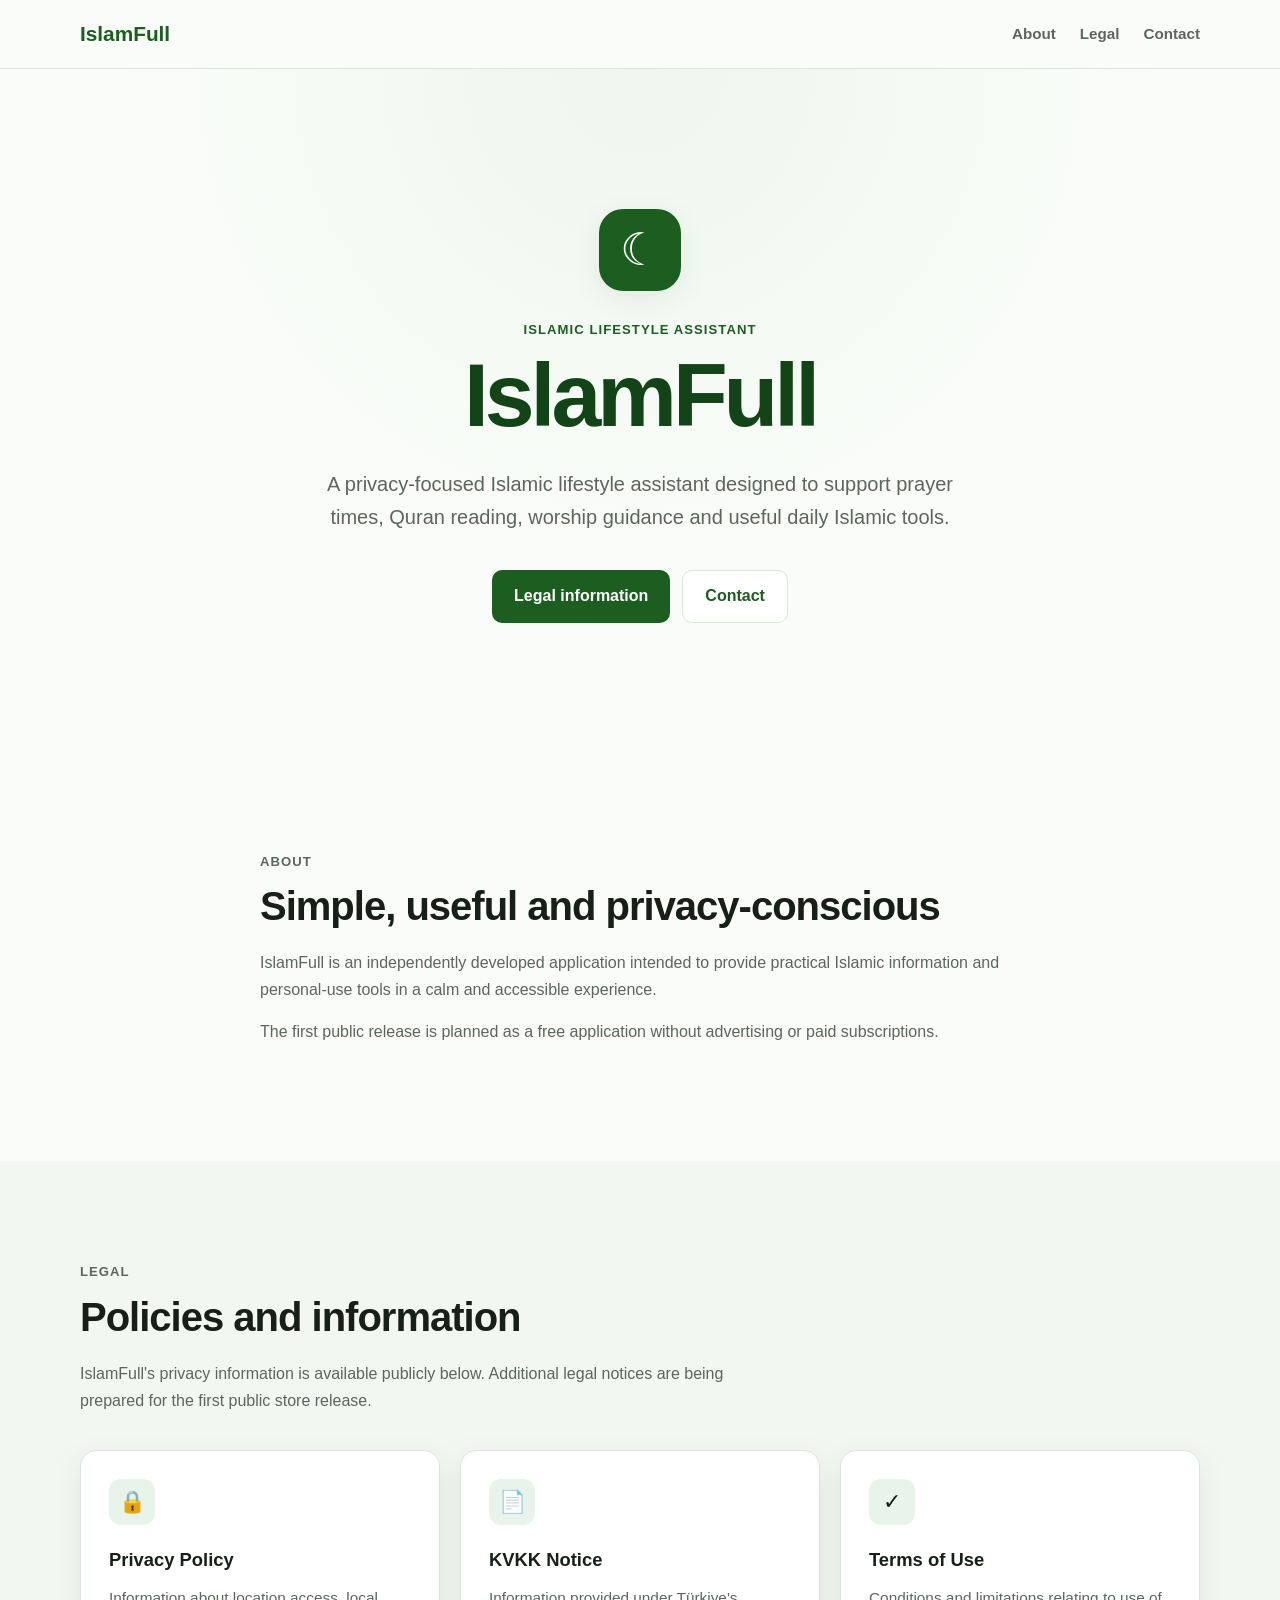
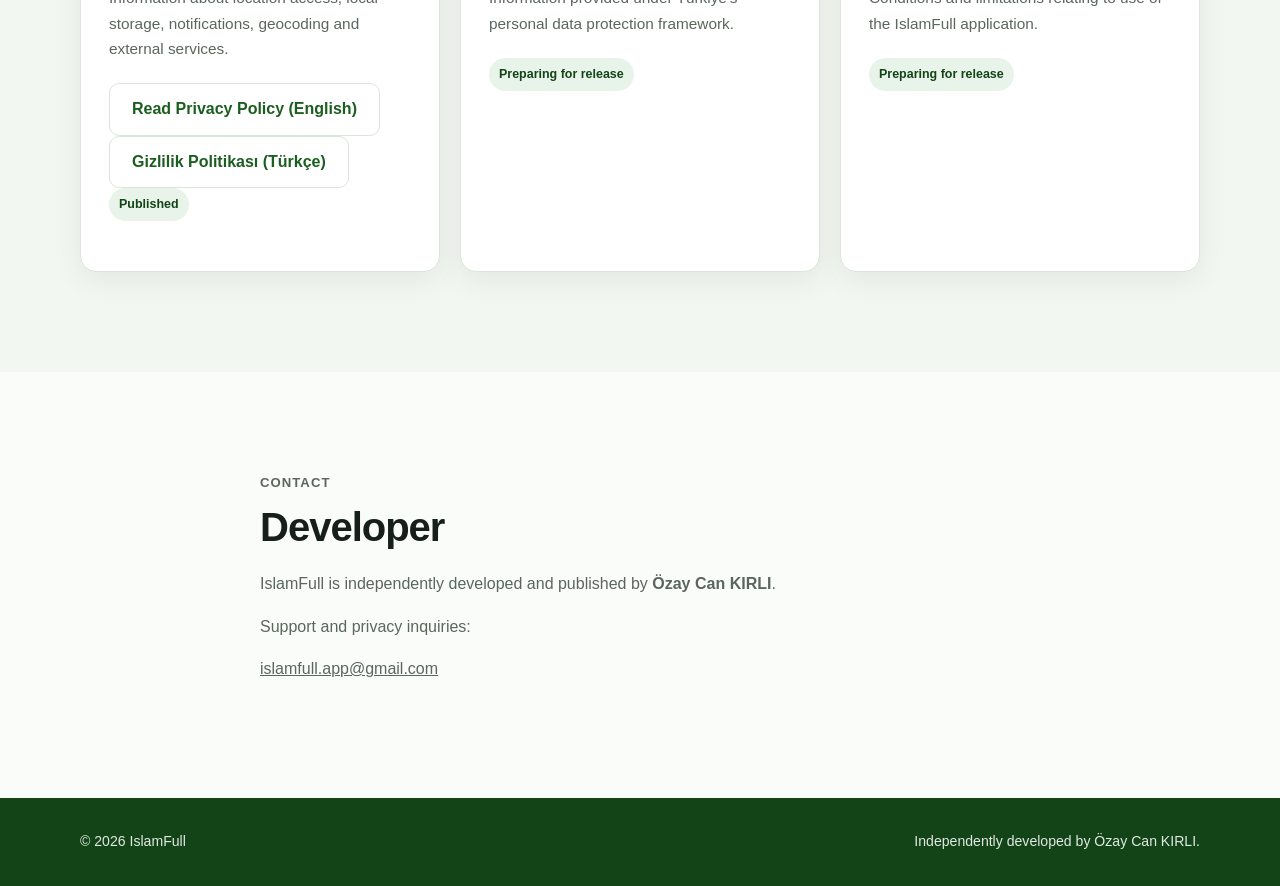
<file: docs/index.html>
<!DOCTYPE html>
<html lang="en">

<head>
    <meta charset="UTF-8">

    <meta name="viewport" content="width=device-width, initial-scale=1">

    <meta name="description"
        content="IslamFull — a privacy-focused Islamic lifestyle assistant for prayer times, Quran reading, worship guidance and daily Islamic tools.">

    <meta name="theme-color" content="#1B5E20">

    <title>IslamFull</title>

    <link rel="stylesheet" href="./styles.css">
</head>

<body>
    <header class="site-header">
        <div class="container header-inner">
            <a class="brand" href="./" aria-label="IslamFull home">
                IslamFull
            </a>

            <nav class="site-nav" aria-label="Primary navigation">
                <a href="#about">About</a>
                <a href="#legal">Legal</a>
                <a href="#contact">Contact</a>
            </nav>
        </div>
    </header>

    <main>
        <section class="hero">
            <div class="container hero-content">
                <div class="app-mark" aria-hidden="true">
                    ☾
                </div>

                <p class="eyebrow">
                    Islamic lifestyle assistant
                </p>

                <h1>
                    IslamFull
                </h1>

                <p class="hero-description">
                    A privacy-focused Islamic lifestyle assistant designed to
                    support prayer times, Quran reading, worship guidance and
                    useful daily Islamic tools.
                </p>

                <div class="hero-actions">
                    <a class="button button-primary" href="#legal">
                        Legal information
                    </a>

                    <a class="button button-secondary" href="#contact">
                        Contact
                    </a>
                </div>
            </div>
        </section>

        <section id="about" class="section">
            <div class="container narrow">
                <p class="section-label">
                    About
                </p>

                <h2>
                    Simple, useful and privacy-conscious
                </h2>

                <p>
                    IslamFull is an independently developed application
                    intended to provide practical Islamic information and
                    personal-use tools in a calm and accessible experience.
                </p>

                <p>
                    The first public release is planned as a free application
                    without advertising or paid subscriptions.
                </p>
            </div>
        </section>

        <section id="legal" class="section section-muted">
            <div class="container">
                <p class="section-label">
                    Legal
                </p>

                <h2>
                    Policies and information
                </h2>

                <p class="section-intro">
                    IslamFull's privacy information is available publicly
                    below. Additional legal notices are being prepared for the
                    first public store release.
                </p>

                <div class="card-grid">
                    <article class="legal-card">
                        <div class="card-icon" aria-hidden="true">
                            🔒
                        </div>

                        <h3>
                            Privacy Policy
                        </h3>

                        <p>
                            Information about location access, local storage,
                            notifications, geocoding and external services.
                        </p>

                        <a class="button button-secondary" href="./privacy.html">
                            Read Privacy Policy (English)
                        </a>

                        <a class="button button-secondary" href="./privacy-tr.html" lang="tr">
                            Gizlilik Politikası (Türkçe)
                        </a>

                        <p>
                            <span class="status">
                                Published
                            </span>
                        </p>
                    </article>

                    <article class="legal-card">
                        <div class="card-icon" aria-hidden="true">
                            📄
                        </div>

                        <h3>
                            KVKK Notice
                        </h3>

                        <p>
                            Information provided under Türkiye's personal data
                            protection framework.
                        </p>

                        <span class="status">
                            Preparing for release
                        </span>
                    </article>

                    <article class="legal-card">
                        <div class="card-icon" aria-hidden="true">
                            ✓
                        </div>

                        <h3>
                            Terms of Use
                        </h3>

                        <p>
                            Conditions and limitations relating to use of the
                            IslamFull application.
                        </p>

                        <span class="status">
                            Preparing for release
                        </span>
                    </article>
                </div>
            </div>
        </section>

        <section id="contact" class="section">
            <div class="container narrow">
                <p class="section-label">
                    Contact
                </p>

                <h2>
                    Developer
                </h2>

                <p>
                    IslamFull is independently developed and published by
                    <strong>Özay Can KIRLI</strong>.
                </p>

                <p>
                    Support and privacy inquiries:
                </p>

                <p>
                    <a href="mailto:islamfull.app@gmail.com">
                        islamfull.app@gmail.com
                    </a>
                </p>
            </div>
        </section>
    </main>

    <footer class="site-footer">
        <div class="container footer-inner">
            <p>
                © 2026 IslamFull
            </p>

            <p>
                Independently developed by Özay Can KIRLI.
            </p>
        </div>
    </footer>
</body>

</html>
</file>
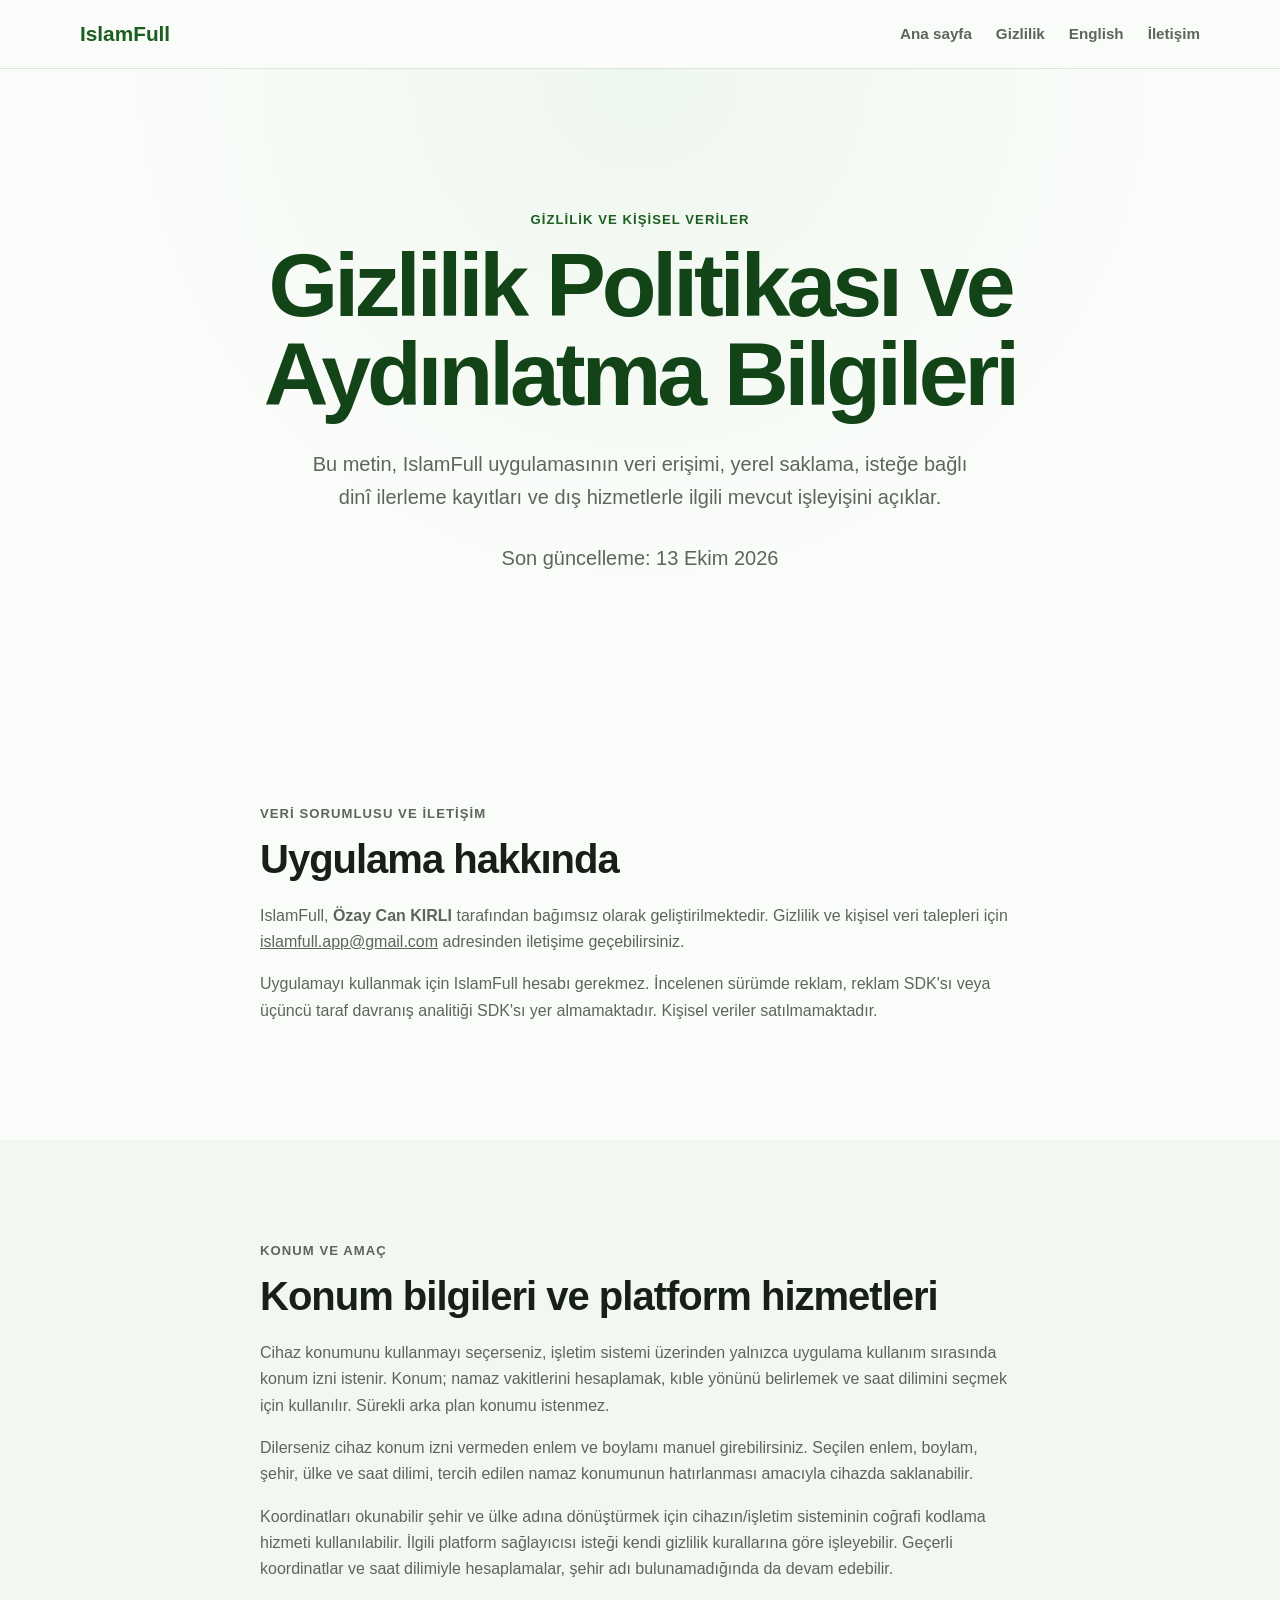
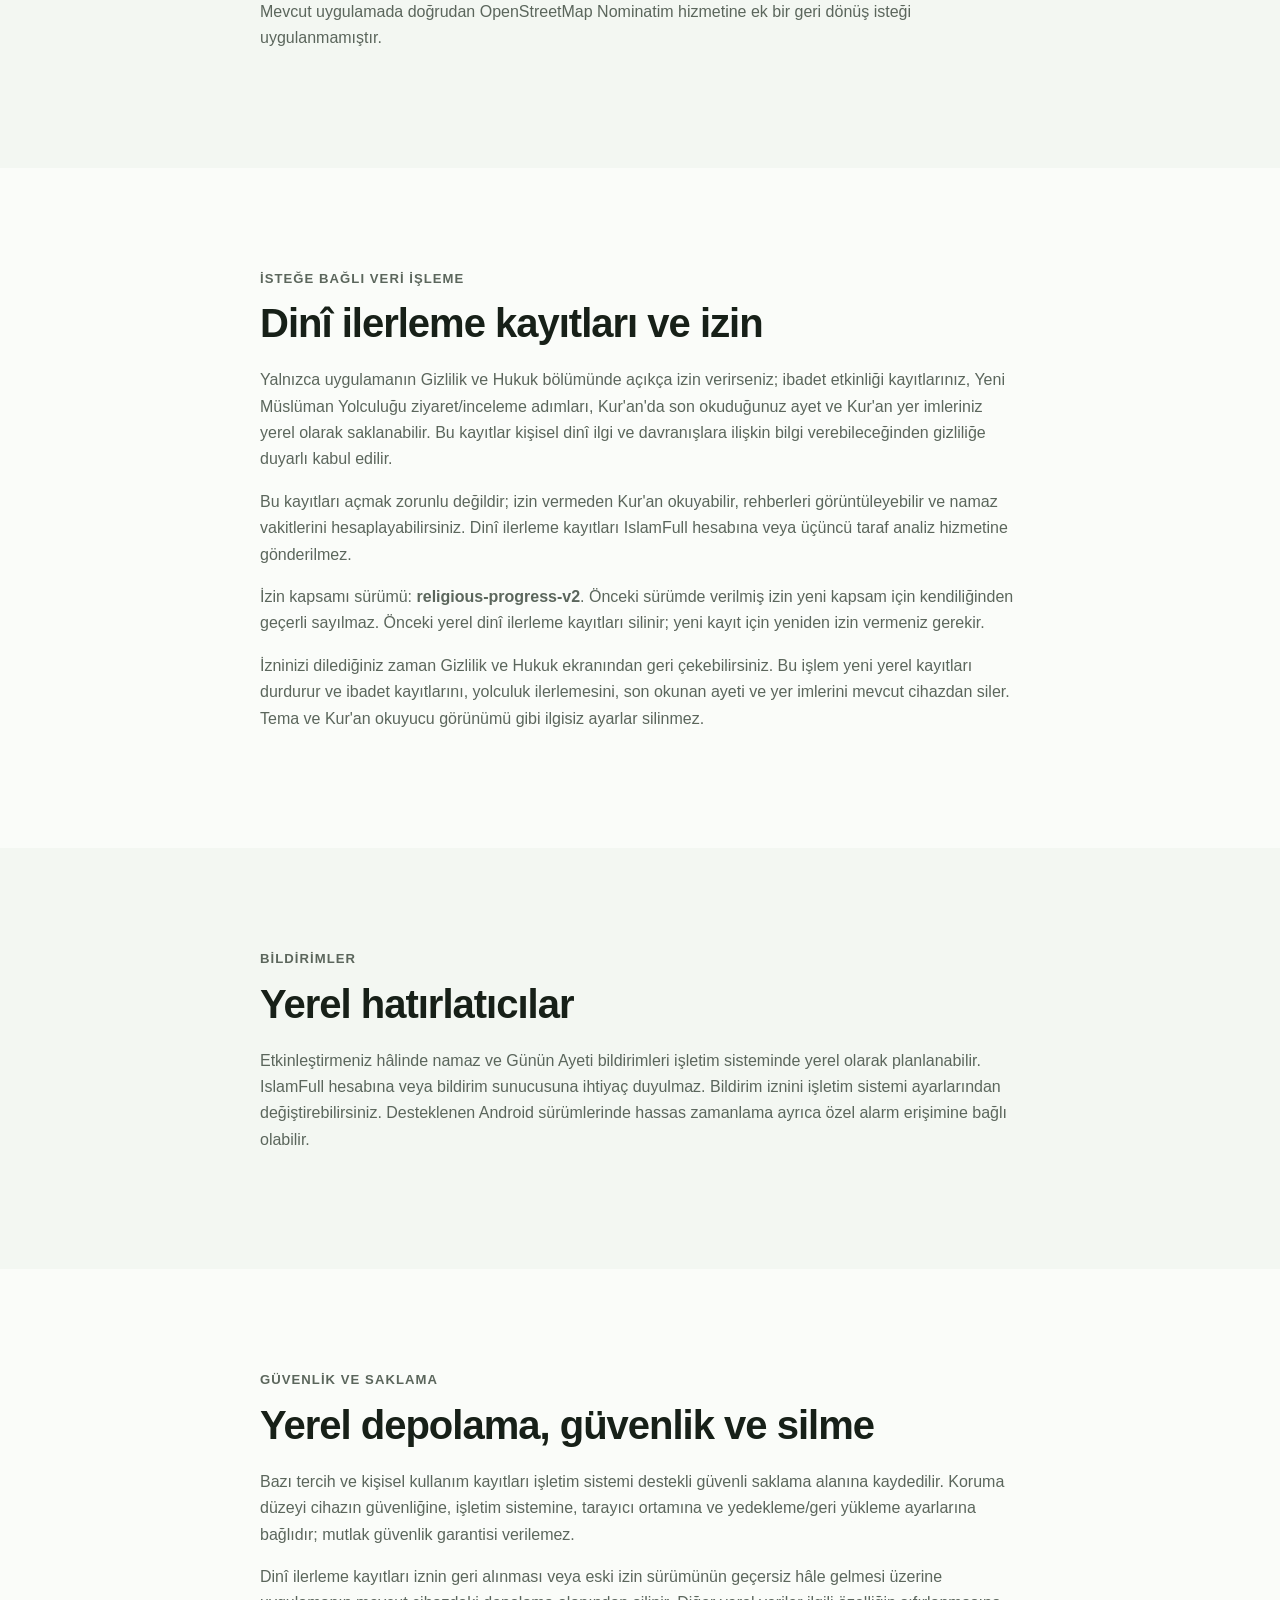
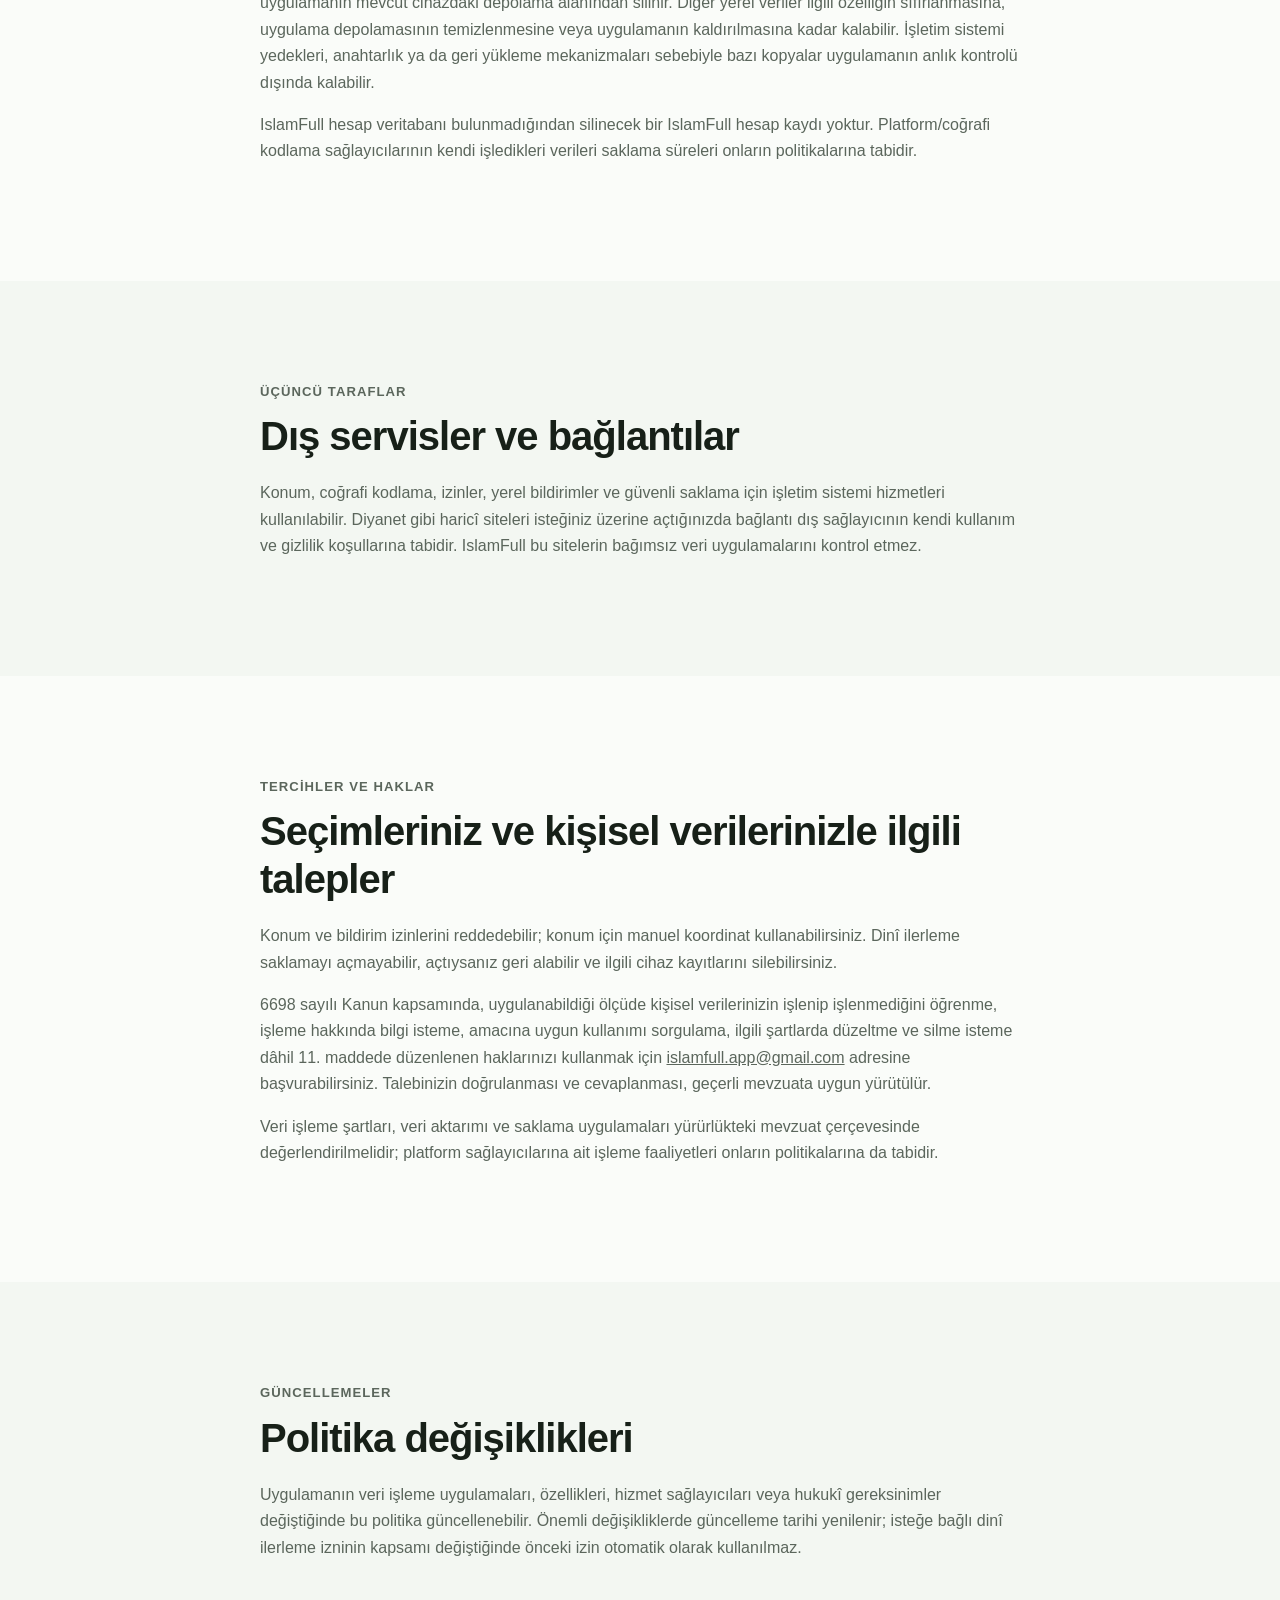
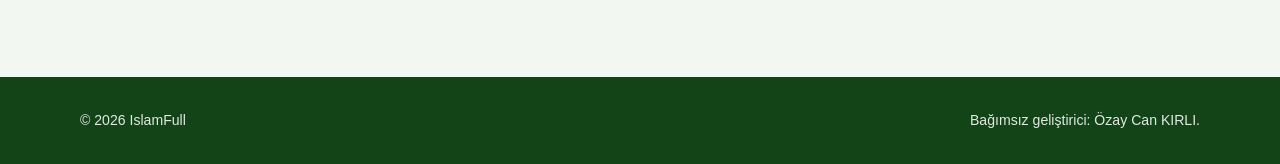
<file: docs/privacy-tr.html>
<!DOCTYPE html>
<html lang="tr">
<head>
    <meta charset="UTF-8">
    <meta name="viewport" content="width=device-width, initial-scale=1">
    <meta name="description" content="IslamFull gizlilik politikası ve kişisel verilerin işlenmesine ilişkin açıklamalar.">
    <meta name="theme-color" content="#1B5E20">
    <title>Gizlilik Politikası — IslamFull</title>
    <link rel="stylesheet" href="./styles.css">
    <link rel="alternate" hreflang="en" href="./privacy.html">
</head>
<body>
    <header class="site-header">
        <div class="container header-inner">
            <a class="brand" href="./" aria-label="IslamFull ana sayfa">IslamFull</a>
            <nav class="site-nav" aria-label="Gezinme">
                <a href="./">Ana sayfa</a>
                <a href="./privacy-tr.html" aria-current="page">Gizlilik</a>
                <a href="./privacy.html" lang="en">English</a>
                <a href="./#contact">İletişim</a>
            </nav>
        </div>
    </header>
    <main>
        <section class="hero">
            <div class="container hero-content">
                <p class="eyebrow">Gizlilik ve kişisel veriler</p>
                <h1>Gizlilik Politikası ve Aydınlatma Bilgileri</h1>
                <p class="hero-description">Bu metin, IslamFull uygulamasının veri erişimi, yerel saklama, isteğe bağlı dinî ilerleme kayıtları ve dış hizmetlerle ilgili mevcut işleyişini açıklar.</p>
                <p class="hero-description">Son güncelleme: 13 Ekim 2026</p>
            </div>
        </section>
        <section class="section">
            <div class="container narrow">
                <p class="section-label">Veri sorumlusu ve iletişim</p>
                <h2>Uygulama hakkında</h2>
                <p>IslamFull, <strong>Özay Can KIRLI</strong> tarafından bağımsız olarak geliştirilmektedir. Gizlilik ve kişisel veri talepleri için <a href="mailto:islamfull.app@gmail.com">islamfull.app@gmail.com</a> adresinden iletişime geçebilirsiniz.</p>
                <p>Uygulamayı kullanmak için IslamFull hesabı gerekmez. İncelenen sürümde reklam, reklam SDK'sı veya üçüncü taraf davranış analitiği SDK'sı yer almamaktadır. Kişisel veriler satılmamaktadır.</p>
            </div>
        </section>
        <section class="section section-muted">
            <div class="container narrow">
                <p class="section-label">Konum ve amaç</p>
                <h2>Konum bilgileri ve platform hizmetleri</h2>
                <p>Cihaz konumunu kullanmayı seçerseniz, işletim sistemi üzerinden yalnızca uygulama kullanım sırasında konum izni istenir. Konum; namaz vakitlerini hesaplamak, kıble yönünü belirlemek ve saat dilimini seçmek için kullanılır. Sürekli arka plan konumu istenmez.</p>
                <p>Dilerseniz cihaz konum izni vermeden enlem ve boylamı manuel girebilirsiniz. Seçilen enlem, boylam, şehir, ülke ve saat dilimi, tercih edilen namaz konumunun hatırlanması amacıyla cihazda saklanabilir.</p>
                <p>Koordinatları okunabilir şehir ve ülke adına dönüştürmek için cihazın/işletim sisteminin coğrafi kodlama hizmeti kullanılabilir. İlgili platform sağlayıcısı isteği kendi gizlilik kurallarına göre işleyebilir. Geçerli koordinatlar ve saat dilimiyle hesaplamalar, şehir adı bulunamadığında da devam edebilir.</p>
                <p>Mevcut uygulamada doğrudan OpenStreetMap Nominatim hizmetine ek bir geri dönüş isteği uygulanmamıştır.</p>
            </div>
        </section>
        <section class="section">
            <div class="container narrow">
                <p class="section-label">İsteğe bağlı veri işleme</p>
                <h2>Dinî ilerleme kayıtları ve izin</h2>
                <p>Yalnızca uygulamanın Gizlilik ve Hukuk bölümünde açıkça izin verirseniz; ibadet etkinliği kayıtlarınız, Yeni Müslüman Yolculuğu ziyaret/inceleme adımları, Kur'an'da son okuduğunuz ayet ve Kur'an yer imleriniz yerel olarak saklanabilir. Bu kayıtlar kişisel dinî ilgi ve davranışlara ilişkin bilgi verebileceğinden gizliliğe duyarlı kabul edilir.</p>
                <p>Bu kayıtları açmak zorunlu değildir; izin vermeden Kur'an okuyabilir, rehberleri görüntüleyebilir ve namaz vakitlerini hesaplayabilirsiniz. Dinî ilerleme kayıtları IslamFull hesabına veya üçüncü taraf analiz hizmetine gönderilmez.</p>
                <p>İzin kapsamı sürümü: <strong>religious-progress-v2</strong>. Önceki sürümde verilmiş izin yeni kapsam için kendiliğinden geçerli sayılmaz. Önceki yerel dinî ilerleme kayıtları silinir; yeni kayıt için yeniden izin vermeniz gerekir.</p>
                <p>İzninizi dilediğiniz zaman Gizlilik ve Hukuk ekranından geri çekebilirsiniz. Bu işlem yeni yerel kayıtları durdurur ve ibadet kayıtlarını, yolculuk ilerlemesini, son okunan ayeti ve yer imlerini mevcut cihazdan siler. Tema ve Kur'an okuyucu görünümü gibi ilgisiz ayarlar silinmez.</p>
            </div>
        </section>
        <section class="section section-muted">
            <div class="container narrow">
                <p class="section-label">Bildirimler</p>
                <h2>Yerel hatırlatıcılar</h2>
                <p>Etkinleştirmeniz hâlinde namaz ve Günün Ayeti bildirimleri işletim sisteminde yerel olarak planlanabilir. IslamFull hesabına veya bildirim sunucusuna ihtiyaç duyulmaz. Bildirim iznini işletim sistemi ayarlarından değiştirebilirsiniz. Desteklenen Android sürümlerinde hassas zamanlama ayrıca özel alarm erişimine bağlı olabilir.</p>
            </div>
        </section>
        <section class="section">
            <div class="container narrow">
                <p class="section-label">Güvenlik ve saklama</p>
                <h2>Yerel depolama, güvenlik ve silme</h2>
                <p>Bazı tercih ve kişisel kullanım kayıtları işletim sistemi destekli güvenli saklama alanına kaydedilir. Koruma düzeyi cihazın güvenliğine, işletim sistemine, tarayıcı ortamına ve yedekleme/geri yükleme ayarlarına bağlıdır; mutlak güvenlik garantisi verilemez.</p>
                <p>Dinî ilerleme kayıtları iznin geri alınması veya eski izin sürümünün geçersiz hâle gelmesi üzerine uygulamanın mevcut cihazdaki depolama alanından silinir. Diğer yerel veriler ilgili özelliğin sıfırlanmasına, uygulama depolamasının temizlenmesine veya uygulamanın kaldırılmasına kadar kalabilir. İşletim sistemi yedekleri, anahtarlık ya da geri yükleme mekanizmaları sebebiyle bazı kopyalar uygulamanın anlık kontrolü dışında kalabilir.</p>
                <p>IslamFull hesap veritabanı bulunmadığından silinecek bir IslamFull hesap kaydı yoktur. Platform/coğrafi kodlama sağlayıcılarının kendi işledikleri verileri saklama süreleri onların politikalarına tabidir.</p>
            </div>
        </section>
        <section class="section section-muted">
            <div class="container narrow">
                <p class="section-label">Üçüncü taraflar</p>
                <h2>Dış servisler ve bağlantılar</h2>
                <p>Konum, coğrafi kodlama, izinler, yerel bildirimler ve güvenli saklama için işletim sistemi hizmetleri kullanılabilir. Diyanet gibi haricî siteleri isteğiniz üzerine açtığınızda bağlantı dış sağlayıcının kendi kullanım ve gizlilik koşullarına tabidir. IslamFull bu sitelerin bağımsız veri uygulamalarını kontrol etmez.</p>
            </div>
        </section>
        <section class="section">
            <div class="container narrow">
                <p class="section-label">Tercihler ve haklar</p>
                <h2>Seçimleriniz ve kişisel verilerinizle ilgili talepler</h2>
                <p>Konum ve bildirim izinlerini reddedebilir; konum için manuel koordinat kullanabilirsiniz. Dinî ilerleme saklamayı açmayabilir, açtıysanız geri alabilir ve ilgili cihaz kayıtlarını silebilirsiniz.</p>
                <p>6698 sayılı Kanun kapsamında, uygulanabildiği ölçüde kişisel verilerinizin işlenip işlenmediğini öğrenme, işleme hakkında bilgi isteme, amacına uygun kullanımı sorgulama, ilgili şartlarda düzeltme ve silme isteme dâhil 11. maddede düzenlenen haklarınızı kullanmak için <a href="mailto:islamfull.app@gmail.com">islamfull.app@gmail.com</a> adresine başvurabilirsiniz. Talebinizin doğrulanması ve cevaplanması, geçerli mevzuata uygun yürütülür.</p>
                <p>Veri işleme şartları, veri aktarımı ve saklama uygulamaları yürürlükteki mevzuat çerçevesinde değerlendirilmelidir; platform sağlayıcılarına ait işleme faaliyetleri onların politikalarına da tabidir.</p>
            </div>
        </section>
        <section class="section section-muted">
            <div class="container narrow">
                <p class="section-label">Güncellemeler</p>
                <h2>Politika değişiklikleri</h2>
                <p>Uygulamanın veri işleme uygulamaları, özellikleri, hizmet sağlayıcıları veya hukukî gereksinimler değiştiğinde bu politika güncellenebilir. Önemli değişikliklerde güncelleme tarihi yenilenir; isteğe bağlı dinî ilerleme izninin kapsamı değiştiğinde önceki izin otomatik olarak kullanılmaz.</p>
            </div>
        </section>
    </main>
    <footer class="site-footer">
        <div class="container footer-inner">
            <p>© 2026 IslamFull</p>
            <p>Bağımsız geliştirici: Özay Can KIRLI.</p>
        </div>
    </footer>
</body>
</html>
</file>
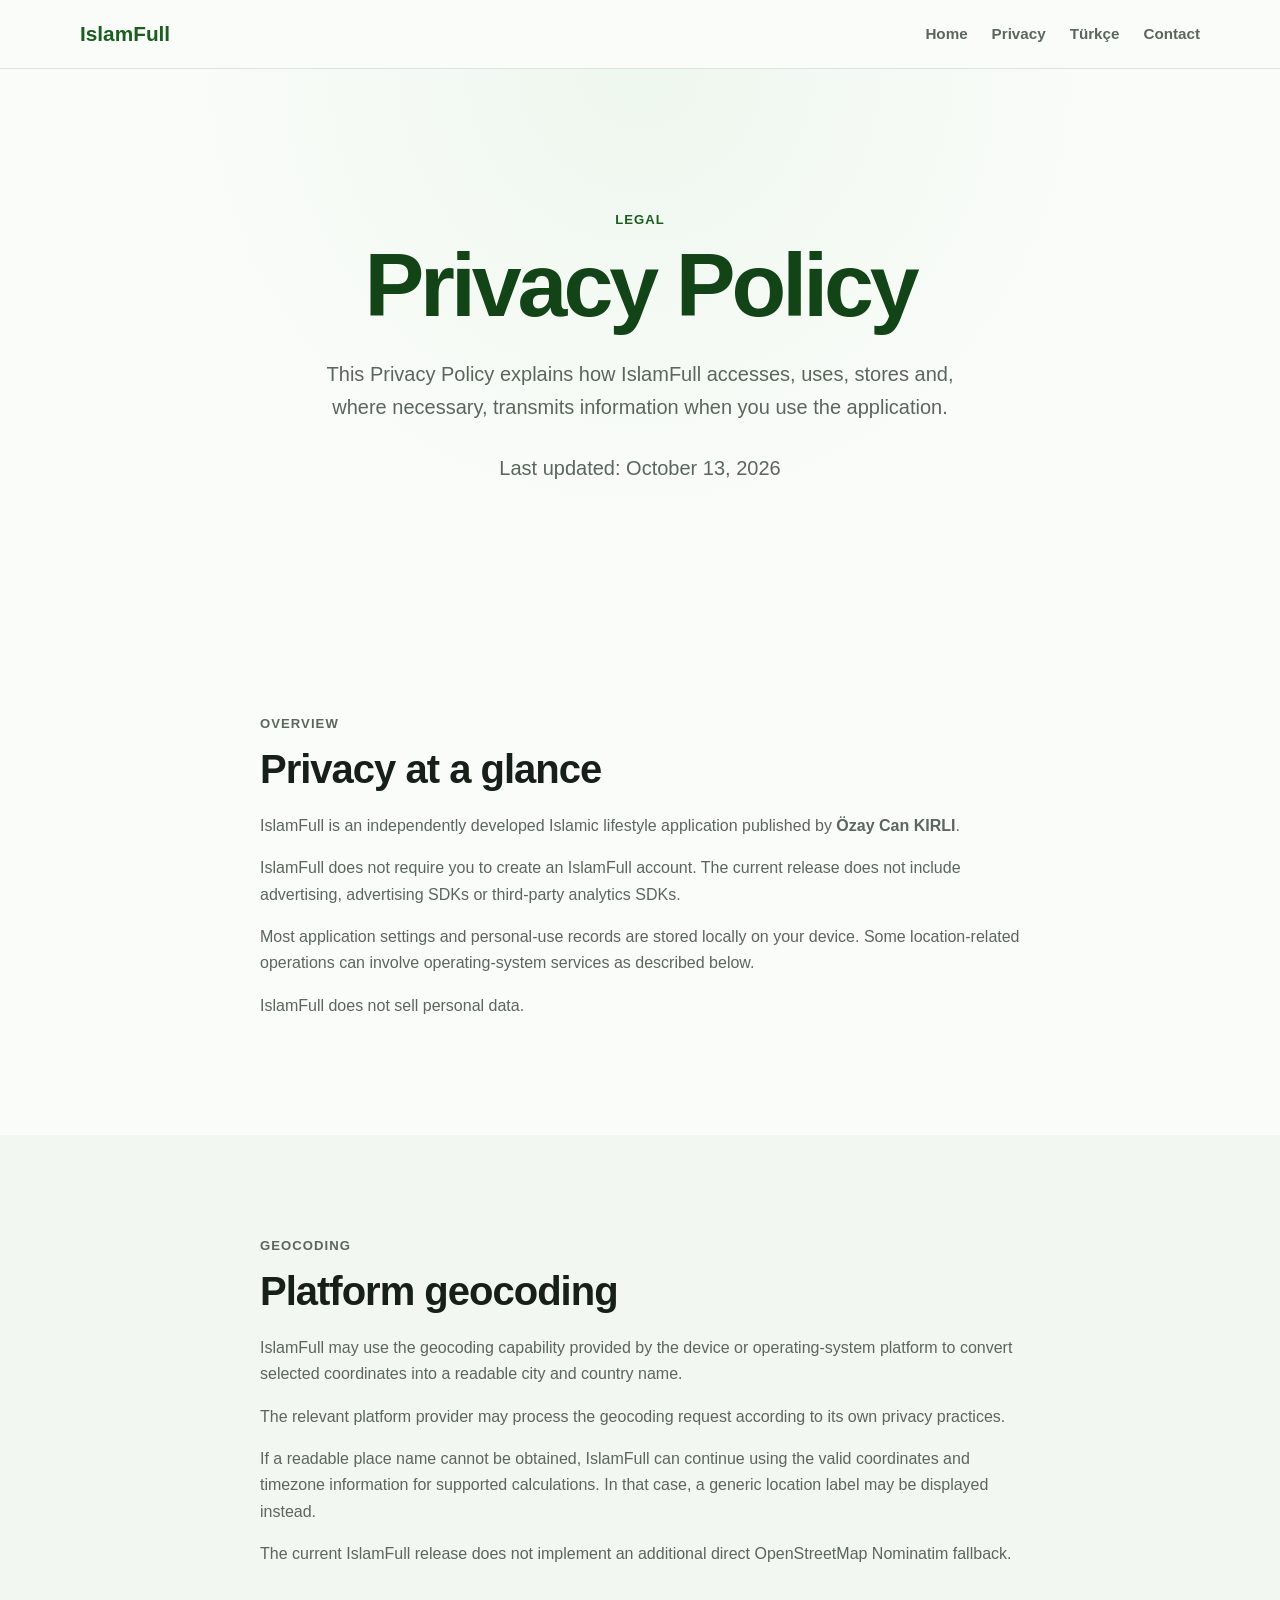
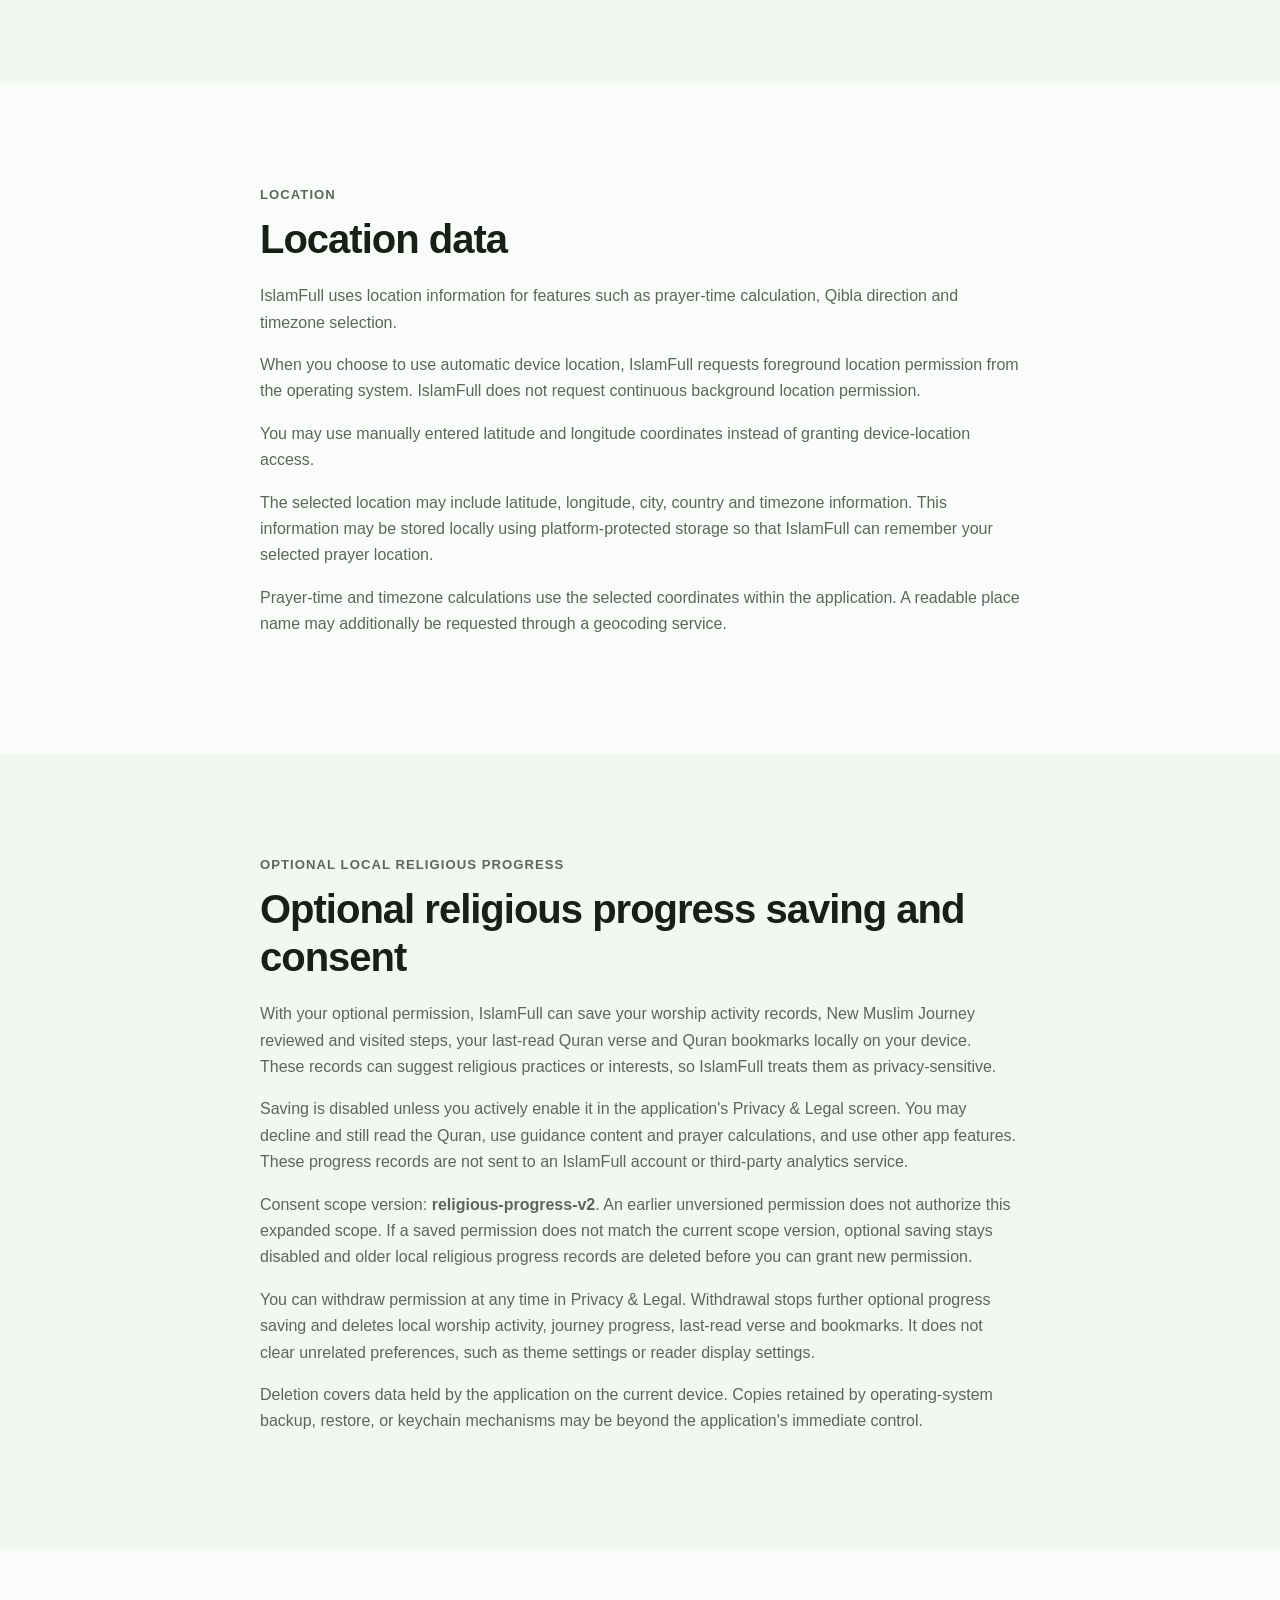
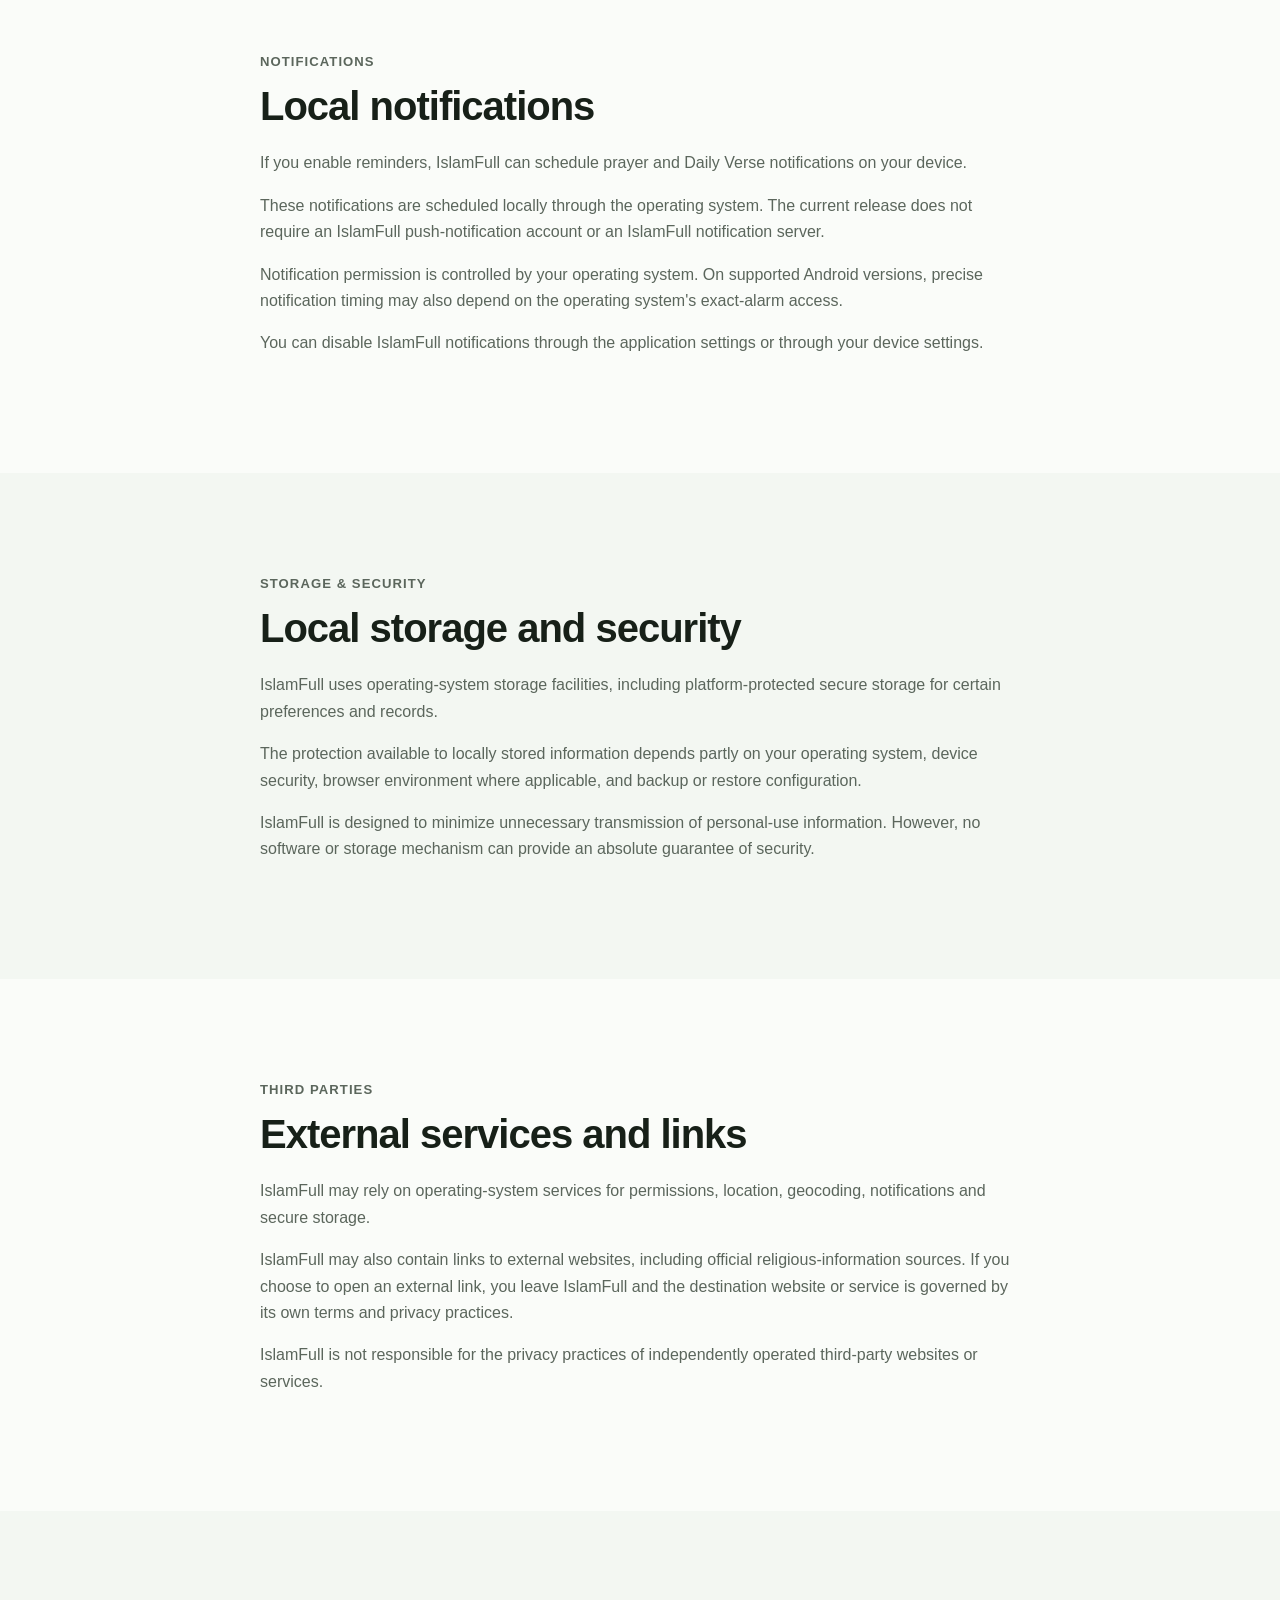
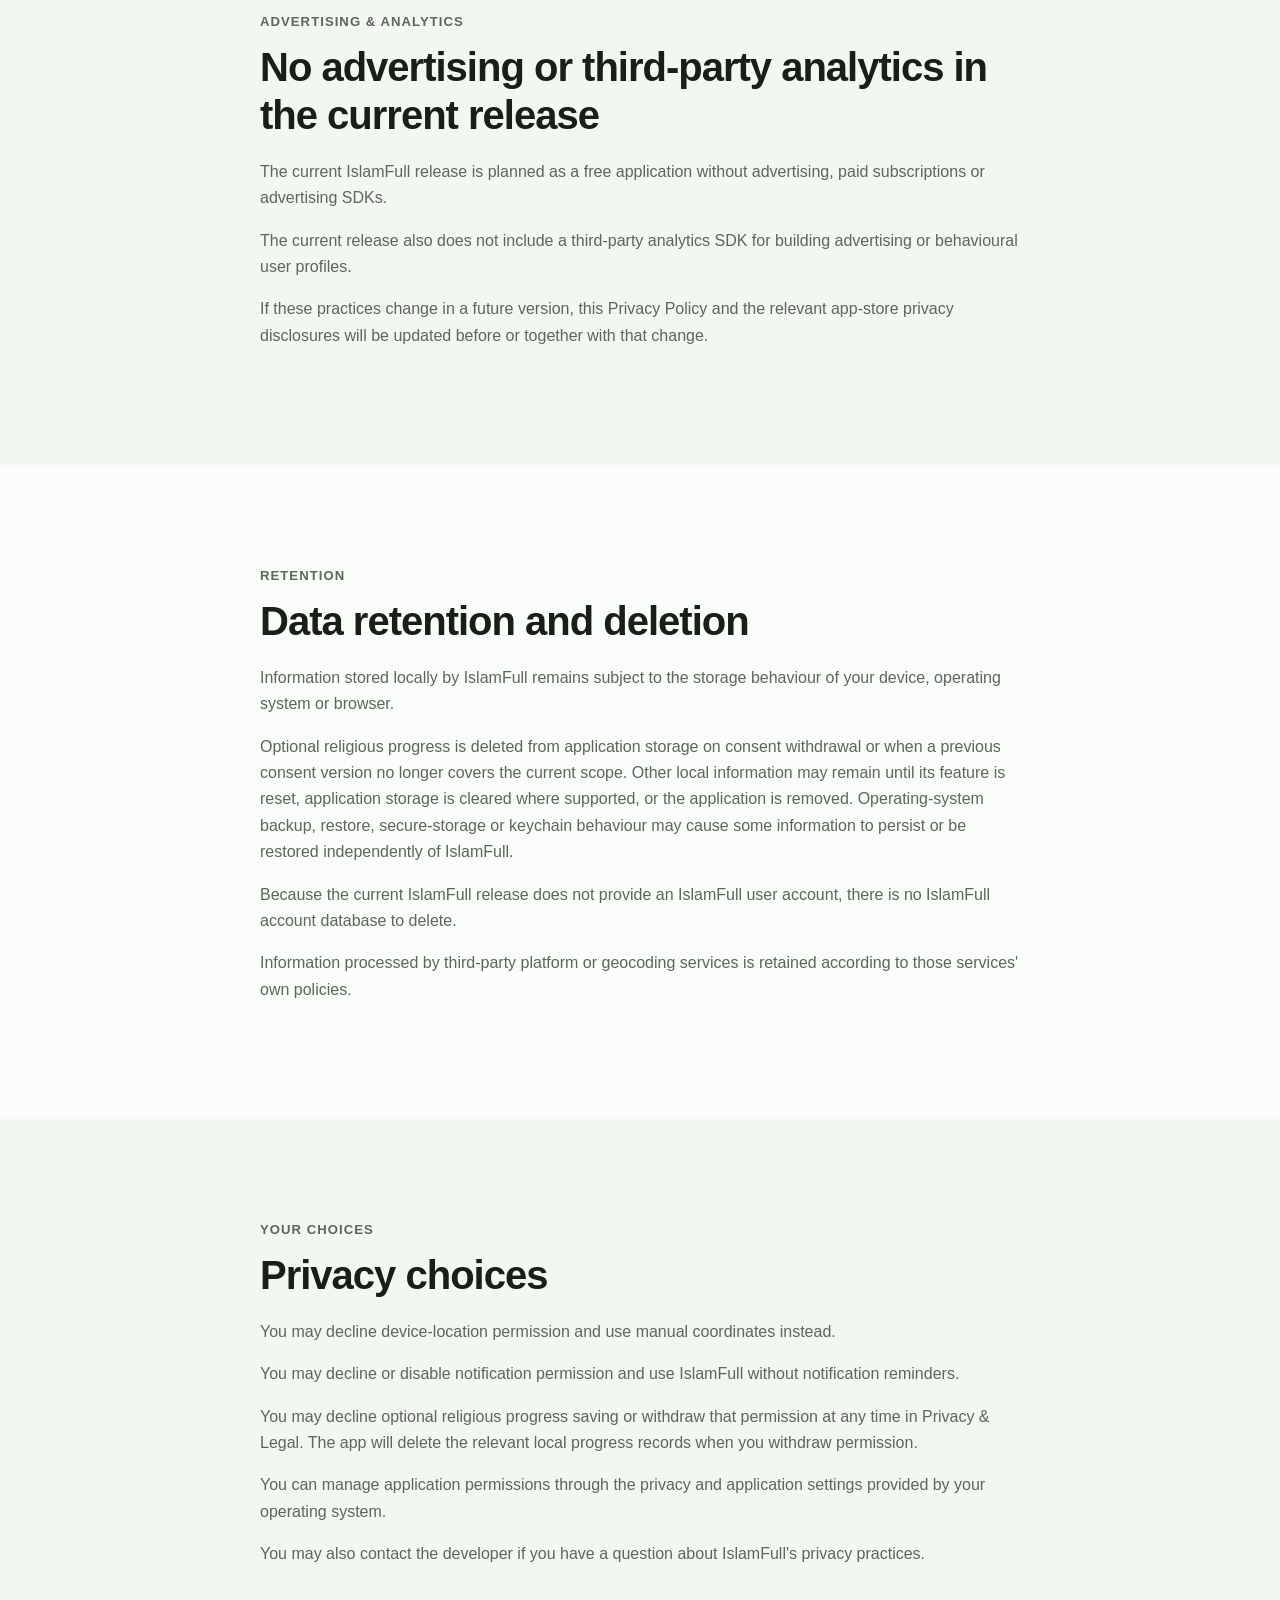
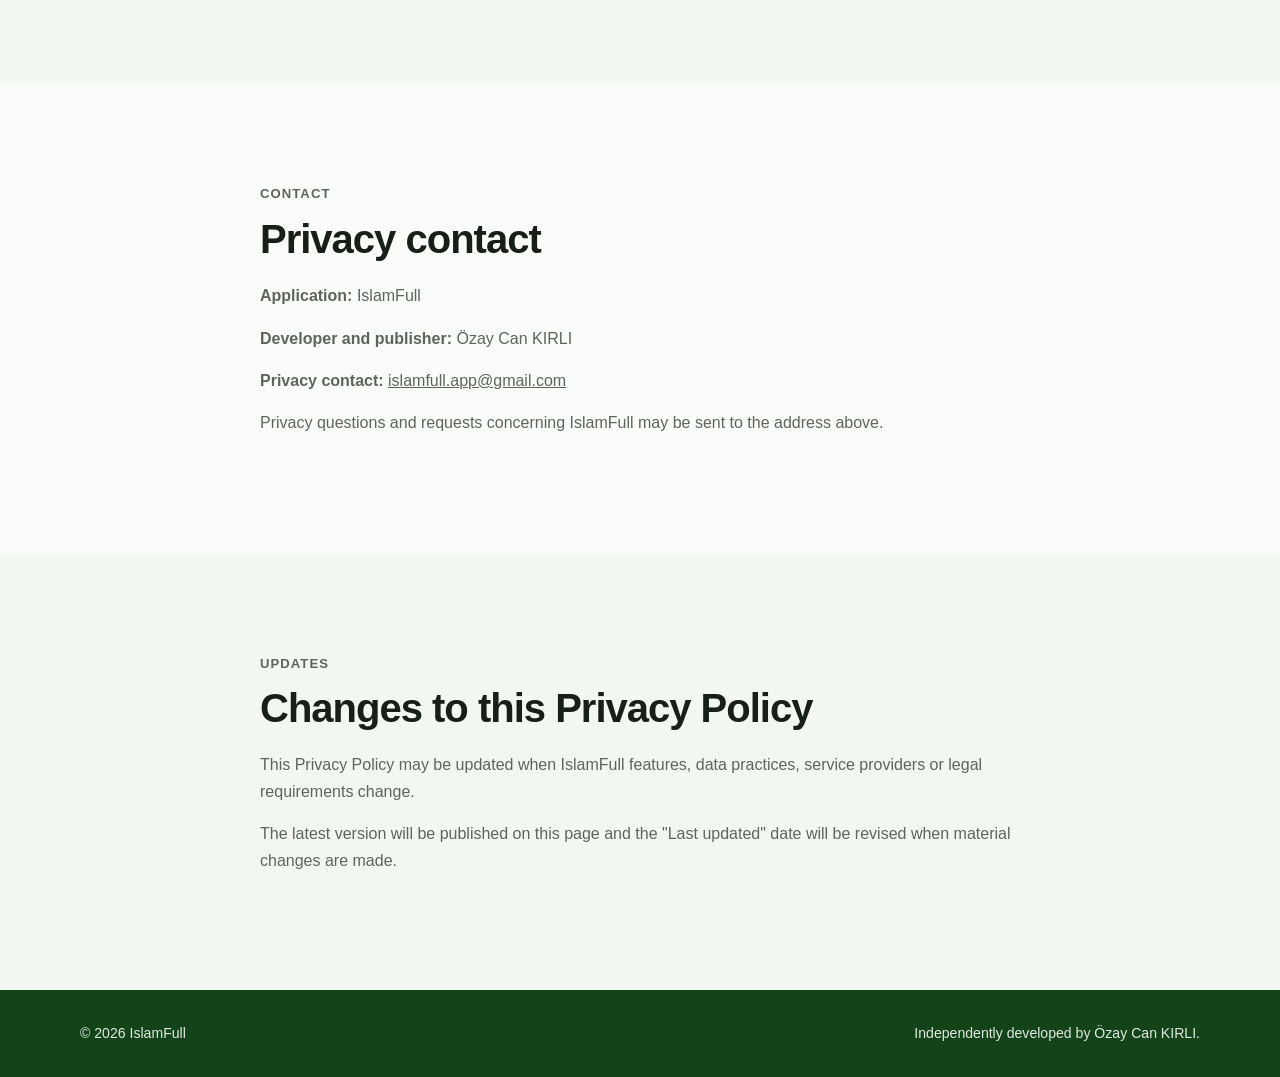
<file: docs/privacy.html>
<!DOCTYPE html>
<html lang="en">

<head>
    <meta charset="UTF-8">

    <meta name="viewport" content="width=device-width, initial-scale=1">

    <meta name="description"
        content="Privacy Policy for the IslamFull Islamic lifestyle application.">

    <meta name="theme-color" content="#1B5E20">

    <title>Privacy Policy — IslamFull</title>

    <link rel="stylesheet" href="./styles.css">
</head>

<body>
    <header class="site-header">
        <div class="container header-inner">
            <a class="brand" href="./" aria-label="IslamFull home">
                IslamFull
            </a>

            <nav class="site-nav" aria-label="Primary navigation">
                <a href="./">Home</a>
                <a href="./privacy.html" aria-current="page">
                    Privacy
                </a>
                <a href="./privacy-tr.html" lang="tr">Türkçe</a>
                <a href="./#contact">Contact</a>
            </nav>
        </div>
    </header>

    <main>
        <section class="hero">
            <div class="container hero-content">
                <p class="eyebrow">
                    Legal
                </p>

                <h1>
                    Privacy Policy
                </h1>

                <p class="hero-description">
                    This Privacy Policy explains how IslamFull accesses,
                    uses, stores and, where necessary, transmits information
                    when you use the application.
                </p>

                <p class="hero-description">
                    Last updated: October 13, 2026
                </p>
            </div>
        </section>

        <section class="section">
            <div class="container narrow">
                <p class="section-label">
                    Overview
                </p>

                <h2>
                    Privacy at a glance
                </h2>

                <p>
                    IslamFull is an independently developed Islamic lifestyle
                    application published by <strong>Özay Can KIRLI</strong>.
                </p>

                <p>
                    IslamFull does not require you to create an IslamFull
                    account. The current release does not include advertising,
                    advertising SDKs or third-party analytics SDKs.
                </p>

                <p>
                    Most application settings and personal-use records are
                    stored locally on your device. Some location-related
                    operations can involve operating-system services as
                    described below.
                </p>

                <p>
                    IslamFull does not sell personal data.
                </p>
            </div>
        </section>

        <section class="section section-muted">
            <div class="container narrow">
                <p class="section-label">
                    Geocoding
                </p>
        
                <h2>
                    Platform geocoding
                </h2>
        
                <p>
                    IslamFull may use the geocoding capability provided
                    by the device or operating-system platform to convert
                    selected coordinates into a readable city and country
                    name.
                </p>
        
                <p>
                    The relevant platform provider may process the
                    geocoding request according to its own privacy
                    practices.
                </p>
        
                <p>
                    If a readable place name cannot be obtained, IslamFull
                    can continue using the valid coordinates and timezone
                    information for supported calculations. In that case,
                    a generic location label may be displayed instead.
                </p>
        
                <p>
                    The current IslamFull release does not implement an
                    additional direct OpenStreetMap Nominatim fallback.
                </p>
            </div>
        </section>

        <section class="section">
            <div class="container narrow">
                <p class="section-label">
                    Location
                </p>

                <h2>
                    Location data
                </h2>

                <p>
                    IslamFull uses location information for features such as
                    prayer-time calculation, Qibla direction and timezone
                    selection.
                </p>

                <p>
                    When you choose to use automatic device location, IslamFull
                    requests foreground location permission from the operating
                    system. IslamFull does not request continuous background
                    location permission.
                </p>

                <p>
                    You may use manually entered latitude and longitude
                    coordinates instead of granting device-location access.
                </p>

                <p>
                    The selected location may include latitude, longitude,
                    city, country and timezone information. This information
                    may be stored locally using platform-protected storage so
                    that IslamFull can remember your selected prayer location.
                </p>

                <p>
                    Prayer-time and timezone calculations use the selected
                    coordinates within the application. A readable place name
                    may additionally be requested through a geocoding service.
                </p>
            </div>
        </section>

        <section class="section section-muted">
            <div class="container narrow">
                <p class="section-label">
                    Optional local religious progress
                </p>

                <h2>
                    Optional religious progress saving and consent
                </h2>

                <p>
                    With your optional permission, IslamFull can save your
                    worship activity records, New Muslim Journey reviewed
                    and visited steps, your last-read Quran verse and
                    Quran bookmarks locally on your device. These records can
                    suggest religious practices or interests, so IslamFull
                    treats them as privacy-sensitive.
                </p>

                <p>
                    Saving is disabled unless you actively enable it in
                    the application's Privacy &amp; Legal screen. You may
                    decline and still read the Quran, use guidance content
                    and prayer calculations, and use other app features.
                    These progress records are not sent to an IslamFull
                    account or third-party analytics service.
                </p>

                <p>
                    Consent scope version:
                    <strong>religious-progress-v2</strong>.
                    An earlier unversioned permission does not authorize
                    this expanded scope. If a saved permission does not
                    match the current scope version, optional saving stays
                    disabled and older local religious progress records
                    are deleted before you can grant new permission.
                </p>

                <p>
                    You can withdraw permission at any time in Privacy
                    &amp; Legal. Withdrawal stops further optional progress
                    saving and deletes local worship activity, journey
                    progress, last-read verse and bookmarks. It does not
                    clear unrelated preferences, such as theme settings
                    or reader display settings.
                </p>

                <p>
                    Deletion covers data held by the application on the
                    current device. Copies retained by operating-system
                    backup, restore, or keychain mechanisms may be beyond
                    the application's immediate control.
                </p>
            </div>
        </section>

        <section class="section">
            <div class="container narrow">
                <p class="section-label">
                    Notifications
                </p>

                <h2>
                    Local notifications
                </h2>

                <p>
                    If you enable reminders, IslamFull can schedule prayer and
                    Daily Verse notifications on your device.
                </p>

                <p>
                    These notifications are scheduled locally through the
                    operating system. The current release does not require an
                    IslamFull push-notification account or an IslamFull
                    notification server.
                </p>

                <p>
                    Notification permission is controlled by your operating
                    system. On supported Android versions, precise notification
                    timing may also depend on the operating system's exact-alarm
                    access.
                </p>

                <p>
                    You can disable IslamFull notifications through the
                    application settings or through your device settings.
                </p>
            </div>
        </section>

        <section class="section section-muted">
            <div class="container narrow">
                <p class="section-label">
                    Storage & security
                </p>

                <h2>
                    Local storage and security
                </h2>

                <p>
                    IslamFull uses operating-system storage facilities,
                    including platform-protected secure storage for certain
                    preferences and records.
                </p>

                <p>
                    The protection available to locally stored information
                    depends partly on your operating system, device security,
                    browser environment where applicable, and backup or restore
                    configuration.
                </p>

                <p>
                    IslamFull is designed to minimize unnecessary transmission
                    of personal-use information. However, no software or
                    storage mechanism can provide an absolute guarantee of
                    security.
                </p>
            </div>
        </section>

        <section class="section">
            <div class="container narrow">
                <p class="section-label">
                    Third parties
                </p>

                <h2>
                    External services and links
                </h2>

                <p>
                    IslamFull may rely on operating-system services for
                    permissions, location, geocoding, notifications and secure
                    storage.
                </p>

                <p>
                    IslamFull may also contain links to external websites,
                    including official religious-information sources. If you
                    choose to open an external link, you leave IslamFull and
                    the destination website or service is governed by its own
                    terms and privacy practices.
                </p>

                <p>
                    IslamFull is not responsible for the privacy practices of
                    independently operated third-party websites or services.
                </p>
            </div>
        </section>

        <section class="section section-muted">
            <div class="container narrow">
                <p class="section-label">
                    Advertising & analytics
                </p>

                <h2>
                    No advertising or third-party analytics in the current release
                </h2>

                <p>
                    The current IslamFull release is planned as a free
                    application without advertising, paid subscriptions or
                    advertising SDKs.
                </p>

                <p>
                    The current release also does not include a third-party
                    analytics SDK for building advertising or behavioural user
                    profiles.
                </p>

                <p>
                    If these practices change in a future version, this Privacy
                    Policy and the relevant app-store privacy disclosures will
                    be updated before or together with that change.
                </p>
            </div>
        </section>

        <section class="section">
            <div class="container narrow">
                <p class="section-label">
                    Retention
                </p>

                <h2>
                    Data retention and deletion
                </h2>

                <p>
                    Information stored locally by IslamFull remains subject to
                    the storage behaviour of your device, operating system or
                    browser.
                </p>

                <p>
                    Optional religious progress is deleted from application
                    storage on consent withdrawal or when a previous consent
                    version no longer covers the current scope. Other local
                    information may remain until its feature is reset,
                    application storage is cleared where supported, or the
                    application is removed. Operating-system backup, restore,
                    secure-storage or keychain behaviour may cause some
                    information to persist or be restored independently of
                    IslamFull.
                </p>

                <p>
                    Because the current IslamFull release does not provide an
                    IslamFull user account, there is no IslamFull account
                    database to delete.
                </p>

                <p>
                    Information processed by third-party platform or geocoding
                    services is retained according to those services' own
                    policies.
                </p>
            </div>
        </section>

        <section class="section section-muted">
            <div class="container narrow">
                <p class="section-label">
                    Your choices
                </p>

                <h2>
                    Privacy choices
                </h2>

                <p>
                    You may decline device-location permission and use manual
                    coordinates instead.
                </p>

                <p>
                    You may decline or disable notification permission and use
                    IslamFull without notification reminders.
                </p>

                <p>
                    You may decline optional religious progress saving or
                    withdraw that permission at any time in Privacy &amp;
                    Legal. The app will delete the relevant local progress
                    records when you withdraw permission.
                </p>

                <p>
                    You can manage application permissions through the privacy
                    and application settings provided by your operating system.
                </p>

                <p>
                    You may also contact the developer if you have a question
                    about IslamFull's privacy practices.
                </p>
            </div>
        </section>

        <section class="section">
            <div class="container narrow">
                <p class="section-label">
                    Contact
                </p>

                <h2>
                    Privacy contact
                </h2>

                <p>
                    <strong>Application:</strong> IslamFull
                </p>

                <p>
                    <strong>Developer and publisher:</strong>
                    Özay Can KIRLI
                </p>

                <p>
                    <strong>Privacy contact:</strong>
                    <a href="mailto:islamfull.app@gmail.com">
                        islamfull.app@gmail.com
                    </a>
                </p>

                <p>
                    Privacy questions and requests concerning IslamFull may be
                    sent to the address above.
                </p>
            </div>
        </section>

        <section class="section section-muted">
            <div class="container narrow">
                <p class="section-label">
                    Updates
                </p>

                <h2>
                    Changes to this Privacy Policy
                </h2>

                <p>
                    This Privacy Policy may be updated when IslamFull features,
                    data practices, service providers or legal requirements
                    change.
                </p>

                <p>
                    The latest version will be published on this page and the
                    "Last updated" date will be revised when material changes
                    are made.
                </p>
            </div>
        </section>
    </main>

    <footer class="site-footer">
        <div class="container footer-inner">
            <p>
                © 2026 IslamFull
            </p>

            <p>
                Independently developed by Özay Can KIRLI.
            </p>
        </div>
    </footer>
</body>

</html>
</file>
<file: docs/styles.css>
:root {
    --color-primary: #1b5e20;
    --color-primary-dark: #124417;
    --color-primary-soft: #e8f3e9;

    --color-background: #fafcf9;
    --color-surface: #ffffff;
    --color-surface-muted: #f3f7f2;

    --color-text: #172018;
    --color-text-muted: #5b665c;
    --color-border: #dbe5db;

    --content-width: 1120px;
    --content-narrow: 760px;

    --radius-small: 10px;
    --radius-medium: 16px;
    --radius-large: 24px;

    --shadow-soft:
        0 8px 30px rgba(20, 60, 25, 0.08);
}

* {
    box-sizing: border-box;
}

html {
    scroll-behavior: smooth;
}

body {
    margin: 0;

    font-family:
        Inter,
        -apple-system,
        BlinkMacSystemFont,
        "Segoe UI",
        Roboto,
        Helvetica,
        Arial,
        sans-serif;

    background: var(--color-background);
    color: var(--color-text);

    line-height: 1.65;
}

a {
    color: inherit;
}

.container {
    width: min(calc(100% - 40px),
            var(--content-width));

    margin-inline: auto;
}

.narrow {
    max-width: var(--content-narrow);
}

.site-header {
    position: sticky;
    top: 0;
    z-index: 10;

    background: rgba(250, 252, 249, 0.94);

    border-bottom: 1px solid var(--color-border);

    backdrop-filter: blur(12px);
}

.header-inner {
    min-height: 68px;

    display: flex;
    align-items: center;
    justify-content: space-between;

    gap: 24px;
}

.brand {
    color: var(--color-primary);

    font-size: 1.3rem;
    font-weight: 750;

    text-decoration: none;
}

.site-nav {
    display: flex;
    align-items: center;
    gap: 24px;
}

.site-nav a {
    color: var(--color-text-muted);

    font-size: 0.95rem;
    font-weight: 600;

    text-decoration: none;
}

.site-nav a:hover,
.site-nav a:focus-visible {
    color: var(--color-primary);
}

.hero {
    padding:
        clamp(72px, 12vw, 140px) 0 clamp(80px, 11vw, 128px);

    background:
        radial-gradient(circle at top,
            #eef7ee 0,
            #fafcf9 56%);
}

.hero-content {
    max-width: 820px;
    text-align: center;
}

.app-mark {
    width: 82px;
    height: 82px;

    margin: 0 auto 28px;

    display: grid;
    place-items: center;

    border-radius: 24px;

    background: var(--color-primary);
    color: white;

    font-size: 2.8rem;

    box-shadow: var(--shadow-soft);
}

.eyebrow,
.section-label {
    margin: 0 0 10px;

    color: var(--color-primary);

    font-size: 0.82rem;
    font-weight: 750;

    letter-spacing: 0.08em;
    text-transform: uppercase;
}

.hero h1 {
    margin: 0;

    color: var(--color-primary-dark);

    font-size: clamp(3rem,
            8vw,
            5.6rem);

    line-height: 1;
    letter-spacing: -0.045em;
}

.hero-description {
    max-width: 680px;

    margin:
        28px auto 0;

    color: var(--color-text-muted);

    font-size: clamp(1.05rem,
            2vw,
            1.25rem);
}

.hero-actions {
    margin-top: 36px;

    display: flex;
    justify-content: center;
    flex-wrap: wrap;

    gap: 12px;
}

.button {
    min-height: 48px;

    padding: 12px 22px;

    display: inline-flex;
    align-items: center;
    justify-content: center;

    border-radius: var(--radius-small);

    font-weight: 700;

    text-decoration: none;
}

.button-primary {
    background: var(--color-primary);
    color: white;
}

.button-primary:hover,
.button-primary:focus-visible {
    background: var(--color-primary-dark);
}

.button-secondary {
    background: var(--color-surface);
    color: var(--color-primary);

    border: 1px solid var(--color-border);
}

.section {
    padding:
        clamp(64px, 9vw, 100px) 0;
}

.section-muted {
    background: var(--color-surface-muted);
}

.section h2 {
    margin:
        0 0 20px;

    font-size: clamp(1.8rem,
            4vw,
            2.5rem);

    line-height: 1.2;
    letter-spacing: -0.025em;
}

.section p {
    color: var(--color-text-muted);
}

.section-intro {
    max-width: 700px;
}

.card-grid {
    margin-top: 36px;

    display: grid;

    grid-template-columns:
        repeat(3,
            minmax(0, 1fr));

    gap: 20px;
}

.legal-card {
    min-width: 0;

    padding: 28px;

    background: var(--color-surface);

    border: 1px solid var(--color-border);
    border-radius: var(--radius-medium);

    box-shadow: var(--shadow-soft);
}

.card-icon {
    width: 46px;
    height: 46px;

    margin-bottom: 20px;

    display: grid;
    place-items: center;

    background: var(--color-primary-soft);

    border-radius: 12px;

    font-size: 1.35rem;
}

.legal-card h3 {
    margin:
        0 0 10px;

    font-size: 1.15rem;
}

.legal-card p {
    margin:
        0 0 22px;

    font-size: 0.96rem;
}

.status {
    display: inline-flex;

    padding:
        6px 10px;

    border-radius: 999px;

    background: var(--color-primary-soft);
    color: var(--color-primary-dark);

    font-size: 0.78rem;
    font-weight: 700;
}

.site-footer {
    padding: 32px 0;

    background: var(--color-primary-dark);
    color: rgba(255, 255, 255, 0.88);
}

.footer-inner {
    display: flex;
    justify-content: space-between;

    gap: 20px;

    font-size: 0.88rem;
}

.footer-inner p {
    margin: 0;
}

@media (max-width: 780px) {
    .card-grid {
        grid-template-columns: 1fr;
    }

    .site-nav {
        gap: 14px;
    }

    .footer-inner {
        flex-direction: column;

        text-align: center;
    }
}

@media (max-width: 520px) {
    .container {
        width: min(calc(100% - 28px),
                var(--content-width));
    }

    .header-inner {
        min-height: 62px;
    }

    .site-nav {
        gap: 10px;
    }

    .site-nav a {
        font-size: 0.85rem;
    }

    .hero-actions {
        flex-direction: column;
    }

    .button {
        width: 100%;
    }

    .legal-card {
        padding: 22px;
    }
}

@media (prefers-reduced-motion: reduce) {
    html {
        scroll-behavior: auto;
    }
}
</file>
